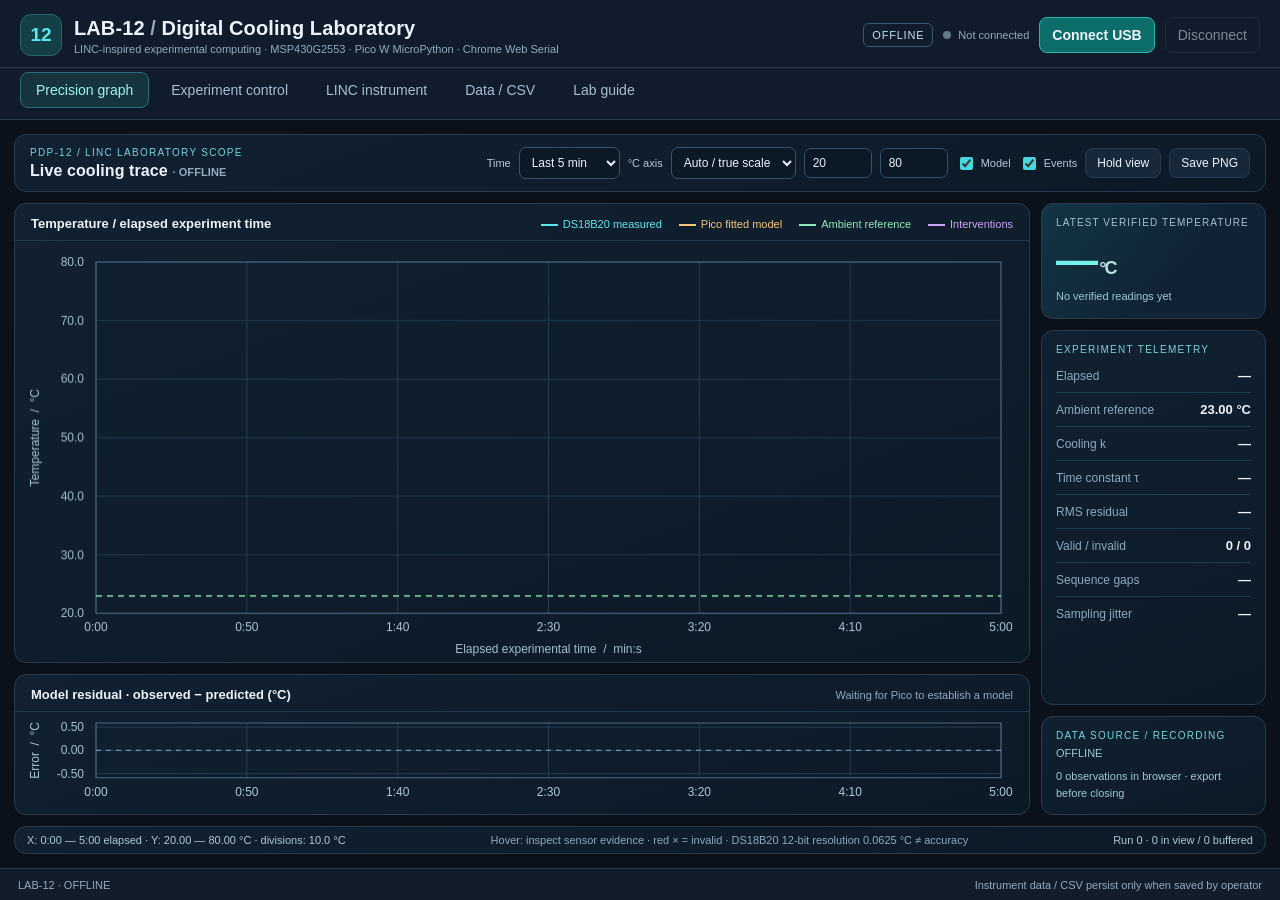
<file: platforms/lab12-pdp12-linc/v1.2/dashboard/lab12_dashboard.html>
<!DOCTYPE html>
<html lang="en">
<head>
<meta charset="utf-8" />
<meta name="viewport" content="width=device-width, initial-scale=1" />
<title>LAB-12 | Digital Cooling Laboratory</title>
<!--
 LAB-12 operator station. All source (CSS and JS) deliberately lives in ONE
 offline HTML file. No CDN, database, Wi-Fi, Python bridge or external assets.

 The RP2040 is the experiment computer. This page only:
  (1) administers experiments and operator annotations,
  (2) draws results ALREADY computed by the RP2040,
  (3) saves experiment data via CSV files requested by the operator.

 Chrome Web Serial requires a secure context, a USB-connected Pico with
 MicroPython, and an explicit click on "Connect" to choose the port.
 Run the file in Chrome (local file:// is generally considered trustworthy),
 or serve the STATIC file from localhost if restricted by browser policy.
-->
<style>
:root{color-scheme:dark;--bg:#0a111b;--panel:#101e2d;--panel2:#0c1725;--stroke:#2a3b4e;--text:#edf3fa;--muted:#96aabe;--cyan:#5ae7ee;--lime:#8cebba;--gold:#f7c775;--purple:#bb9dff;--red:#ff8488;--r:12px}
*{box-sizing:border-box}html,body{margin:0;height:100%;background:var(--bg);color:var(--text);font-family:Inter,Segoe UI,Arial,sans-serif;font-size:14px;overflow:hidden}button,input,select,textarea{font:inherit}button{border:1px solid var(--stroke);background:#17283a;color:var(--text);padding:9px 12px;border-radius:8px;cursor:pointer;transition:background .2s}button:hover{background:#28435b}button:disabled{cursor:not-allowed;opacity:.5}.primary{background:#0d6e69;border-color:#2bb6ad;font-weight:700}.danger{border-color:#825052;color:#ffc6c7}.outline{background:transparent}input,select,textarea{background:#0b1826;border:1px solid #38516a;color:var(--text);border-radius:7px;padding:9px;min-width:0}textarea{resize:vertical;line-height:1.5}.app{height:100%;display:flex;flex-direction:column;min-height:0}.top{display:flex;align-items:center;gap:20px;padding:14px 20px 11px;background:#101c2b;border-bottom:1px solid var(--stroke);flex-shrink:0}.brand{display:flex;gap:12px;align-items:center;min-width:0;flex:1}.brandmark{width:42px;height:42px;background:#143f46;color:var(--cyan);border:1px solid #29656b;display:grid;place-items:center;border-radius:11px;font-weight:800;font-size:19px}.brand h1{font-size:20px;letter-spacing:.1px;line-height:1.2;margin:0 0 3px}.small{font-size:11px;color:var(--muted)}.topright{display:flex;align-items:center;gap:10px}.statusdot{display:inline-block;width:8px;height:8px;border-radius:50%;background:#65798c;margin-right:7px}.statusdot.on{background:#64e4ad;box-shadow:0 0 8px #64e4ad77}.tag{font-size:11px;letter-spacing:.8px;text-transform:uppercase;border:1px solid #3c586d;padding:5px 8px;border-radius:6px;color:#c2e3eb}.tabs{display:flex;gap:6px;background:#101c2b;padding:4px 20px 11px;border-bottom:1px solid var(--stroke);flex-shrink:0}.tab{border-color:transparent;background:transparent;color:#a7bed3;padding:9px 15px}.tab.active{border-color:#2b6e77;background:#15343d;color:#9df7ee}.content{flex:1;min-height:0;display:flex;padding:14px;gap:14px}.panel{background:linear-gradient(160deg,#112131,#0c1927);border:1px solid var(--stroke);border-radius:var(--r);min-height:0;overflow:hidden}.panelhead{padding:11px 14px;display:flex;justify-content:space-between;align-items:center;border-bottom:1px solid #293949;gap:9px}.panelhead strong{font-size:13px;letter-spacing:.2px}.muted{color:var(--muted)}.value{font-weight:700;font-variant-numeric:tabular-nums}.cyan{color:var(--cyan)}.lime{color:var(--lime)}.gold{color:var(--gold)}.red{color:var(--red)}.page{display:none;min-width:0;flex:1;min-height:0}.page.active{display:flex}.livegrid{display:grid;grid-template-columns:208px minmax(380px,1fr) 270px;gap:14px;width:100%;min-height:0}.left{display:grid;grid-template-rows:repeat(5,minmax(0,1fr));gap:10px;min-height:0}.metric{padding:12px 15px;display:flex;flex-direction:column;justify-content:center;gap:7px}.metric label{font-size:11px;color:#94a9bd;text-transform:uppercase;letter-spacing:.8px}.metric .v{font-size:27px;letter-spacing:-1px;font-weight:750}.metric .s{font-size:11px;color:var(--muted)}.center{display:grid;grid-template-rows:minmax(0,1fr) 170px;gap:14px;min-height:0}.plot{display:flex;flex-direction:column;min-height:0}.plot canvas{width:100%;height:100%;display:block}.plotbody{flex:1;min-height:0;position:relative;padding:2px 8px 6px}.plotlegend{display:flex;gap:13px;flex-wrap:wrap;font-size:11px;color:#d3e1ed}.legendline{display:inline-block;width:17px;border-top:2px solid currentColor;vertical-align:middle;margin-right:5px}.right{display:flex;flex-direction:column;gap:10px;min-height:0;padding:12px}.right .row2{display:grid;grid-template-columns:1fr 1fr;gap:8px}.field{display:grid;gap:5px}.field label{font-size:11px;letter-spacing:.4px;color:var(--muted)}.field input,.field select{width:100%}.grow{flex:1;min-height:65px}.grow textarea{height:100%;width:100%;max-height:180px}.divider{border-top:1px solid var(--stroke);margin:2px 0}.tiny{font-size:11px;line-height:1.5}.footer{height:32px;display:flex;justify-content:space-between;align-items:center;flex-shrink:0;padding:0 18px;border-top:1px solid var(--stroke);font-size:11px;color:var(--muted);background:#111d2b}.secondary-page{display:grid!important;grid-template-columns:minmax(320px,1fr) minmax(290px,1fr);gap:14px}.secondary-page:not(.active){display:none!important}.pad{padding:16px;overflow:auto}.stack{display:grid;gap:11px}.kv{display:flex;justify-content:space-between;gap:10px;border-bottom:1px solid #25394a;padding:10px 0}.kv b{font-weight:500;color:#d2e1eb}.callout{background:#102c35;border:1px solid #245d63;border-radius:9px;padding:13px;line-height:1.5;color:#c5ece9}.warning{background:#37271c;border-color:#775737;color:#ffe1a6}.tablewrap{overflow:auto;max-height:calc(100% - 44px)}table{border-collapse:collapse;width:100%;font-size:12px}th{position:sticky;top:0;background:#1a3040;color:#a9bdcb;text-align:left;padding:9px 10px}td{padding:7px 10px;border-bottom:1px solid #243746;white-space:nowrap;font-variant-numeric:tabular-nums}tbody tr:nth-child(odd){background:#122334}code,pre{font-family:Cascadia Code,Consolas,monospace;font-size:12px}pre{white-space:pre-wrap;color:#cde5ee}.datagrid{display:grid;grid-template-rows:auto minmax(0,1fr);gap:14px;width:100%}.toolbar{display:flex;gap:8px;align-items:center;flex-wrap:wrap;padding:11px}.data-cols{display:grid;grid-template-columns:minmax(480px,2fr) minmax(240px,1fr);gap:14px;min-height:0}.data-cols .panel{height:100%}.scroll{height:calc(100% - 44px);overflow:auto}.hide{display:none!important}.badge{padding:4px 7px;background:#153847;color:#94f3e8;border-radius:5px;font-size:11px}.controlslabel{font-size:11px;color:var(--muted)}
@media(max-width:1100px){.livegrid{grid-template-columns:170px minmax(350px,1fr) 238px}.brand h1{font-size:17px}.content{padding:9px;gap:9px}.center{grid-template-rows:minmax(0,1fr) 145px}.metric .v{font-size:23px}}@media(max-width:850px){html,body{overflow:auto;height:auto;min-height:100%}.app{min-height:100vh;height:auto}.content{height:auto}.livegrid{display:flex;flex-direction:column}.left{grid-template-columns:repeat(5,1fr);grid-template-rows:unset}.center{height:600px}.right{height:auto}.top{flex-wrap:wrap}.secondary-page{grid-template-columns:1fr}.data-cols{grid-template-columns:1fr}.page{min-height:600px}.footer{height:auto;min-height:36px}}

/* ================================================================
   PRECISION GRAPH TAB: independent full-height lab scope.
   All geometry uses the actual canvas dimensions and instrument times.
   Display settings change only the rendering, never sensor data or Pico fit.
   ================================================================ */
.scope-shell{display:flex;flex-direction:column;gap:11px;min-height:0;min-width:0;width:100%}
.scope-toolbar{min-height:58px;padding:9px 15px;display:flex;align-items:center;justify-content:space-between;gap:15px;flex-shrink:0}
.scope-title{font-size:16px;font-weight:750;letter-spacing:.1px}.scope-kicker{font-size:10px;text-transform:uppercase;letter-spacing:1.3px;color:#70d6d7;margin-bottom:4px}
.scope-options{display:flex;align-items:center;justify-content:flex-end;flex-wrap:wrap;gap:8px}
.scope-options select,.scope-options input{padding:7px 8px;font-size:12px}
.scope-options label{font-size:11px;color:#b6c7d7}.scope-options button{padding:7px 11px;font-size:12px}
.scope-options .check{display:flex;align-items:center;gap:5px;white-space:nowrap}
.scope-options .check input{accent-color:#48d5db}
.scope-options .numbox{width:68px}
.scope-layout{display:grid;grid-template-columns:minmax(0,1fr) 225px;gap:11px;flex:1;min-height:0;min-width:0}
.scope-stack{display:grid;grid-template-rows:minmax(0,1fr) minmax(128px,23%);gap:11px;min-height:0;min-width:0}
.scope-panel{display:flex;flex-direction:column;min-height:0}
.scope-panelhead{display:flex;justify-content:space-between;gap:10px;align-items:center;padding:12px 16px 9px;flex-shrink:0;border-bottom:1px solid #22384a}
.scope-panelhead strong{font-size:13px}.scope-note{color:#91abc0;font-size:11px}
.scope-legend{display:flex;gap:17px;flex-wrap:wrap;font-size:11px}
.scope-legend>span{white-space:nowrap}
.scope-chart-wrap{position:relative;flex:1;min-height:0;padding:0 8px 2px}
.scope-chart-wrap canvas{width:100%;height:100%;display:block;cursor:crosshair}
.scope-tooltip{position:absolute;pointer-events:none;z-index:4;min-width:180px;max-width:250px;background:#071520f4;border:1px solid #3b7288;box-shadow:0 12px 32px #0008;padding:10px 12px;border-radius:9px;font-size:12px;line-height:1.65;color:#e0eff5}
.scope-tooltip[hidden]{display:none}.scope-tooltip b{color:#70e8eb}.scope-tooltip .tmeta{font-size:10px;color:#a8bbca}
.scope-side{display:flex;flex-direction:column;min-height:0;gap:11px}
.scope-hero{padding:15px 16px;background:linear-gradient(130deg,#123644,#102233 63%)}
.scope-hero-label{color:#a7bece;text-transform:uppercase;font-size:10px;letter-spacing:1.1px}
.scope-hero-value{font-size:42px;font-weight:760;letter-spacing:-1.8px;color:#73f1e9;margin:8px 0 4px;font-variant-numeric:tabular-nums}
.scope-hero-unit{font-size:18px;color:#bbdfe2;margin-left:3px}
.scope-side .panel{padding:13px 14px;flex-shrink:0}
.scope-side .scope-stats{flex:1;overflow:auto;min-height:0}
.scope-stat{display:flex;justify-content:space-between;align-items:baseline;gap:10px;padding:9px 0;border-bottom:1px solid #203b4b;font-size:12px}
.scope-stat:last-child{border-bottom:none}.scope-stat span{color:#8ea9be}.scope-stat strong{font-variant-numeric:tabular-nums;font-size:13px;text-align:right}
.scope-good{color:#8df2c0}.scope-source{font-size:11px;color:#a0c7d0;line-height:1.5}
.scope-statusbar{padding:7px 12px;display:flex;align-items:center;justify-content:space-between;gap:12px;flex-shrink:0;font-size:11px;color:#b1c7d4}
.scope-statusbar strong{color:#84ead8}
.scope-statusbar .scope-hint{color:#8faabb}
.scope-reading{border-left:2px solid #6fdae0;padding-left:9px;margin-top:11px;font-size:11px;color:#b3c9d6;line-height:1.6}
@media(max-width:1150px){.scope-layout{grid-template-columns:minmax(0,1fr) 190px}.scope-hero-value{font-size:34px}.scope-toolbar{align-items:flex-start}.scope-options{max-width:68%}.scope-legend{gap:7px}.scope-side .panel{padding:10px}}
@media(max-width:850px){.scope-layout{grid-template-columns:1fr}.scope-stack{min-height:670px}.scope-side{display:grid;grid-template-columns:repeat(2,1fr)}.scope-options{max-width:100%;justify-content:flex-start}.scope-toolbar{display:block}.scope-options{padding-top:12px}.scope-shell{min-height:980px}.scope-statusbar{flex-wrap:wrap}}
</style>
</head>
<body>
<div class="app">
<header class="top"><div class="brand"><div class="brandmark">12</div><div><h1>LAB-12 <span class="muted">/</span> Digital Cooling Laboratory</h1><div class="small">LINC-inspired experimental computing · MSP430G2553 · Pico W MicroPython · Chrome Web Serial</div></div></div><div class="topright"><span class="tag" id="mode">OFFLINE</span><span class="small"><i class="statusdot" id="portDot"></i><span id="connLabel">Not connected</span></span><button id="connectBtn" class="primary">Connect USB</button><button id="disconnectBtn" class="outline" disabled>Disconnect</button></div></header>
<nav class="tabs" aria-label="Console sections"><button class="tab active" data-tab="scope">Precision graph</button><button class="tab" data-tab="live">Experiment control</button><button class="tab" data-tab="instrument">LINC instrument</button><button class="tab" data-tab="data">Data / CSV</button><button class="tab" data-tab="guide">Lab guide</button></nav>
<main class="content">

<!-- Dedicated high-resolution, real-time laboratory scope: no fitting is done here. -->
<section class="page active" id="page-scope"><div class="scope-shell">
  <div class="panel scope-toolbar">
    <div><div class="scope-kicker">PDP-12 / LINC laboratory scope</div><div class="scope-title">Live cooling trace <span class="small" id="scopeLiveLabel">· Awaiting observations</span></div></div>
    <div class="scope-options" role="group" aria-label="Graph display controls">
      <label for="scopeWindow">Time</label><select id="scopeWindow" title="Elapsed-time window"><option value="all">Entire run</option><option value="60">Last 1 min</option><option value="300" selected>Last 5 min</option><option value="900">Last 15 min</option><option value="1800">Last 30 min</option><option value="3600">Last 60 min</option></select>
      <label for="scopeYMode">°C axis</label><select id="scopeYMode" title="Temperature axis scaling"><option value="auto" selected>Auto / true scale</option><option value="fixed">Manual limits</option></select>
      <input class="numbox" id="scopeYMin" type="number" step="0.1" value="20" title="Manual minimum temperature in °C" aria-label="Temperature minimum" disabled>
      <input class="numbox" id="scopeYMax" type="number" step="0.1" value="80" title="Manual maximum temperature in °C" aria-label="Temperature maximum" disabled>
      <label class="check"><input id="scopeFit" type="checkbox" checked>Model</label>
      <label class="check"><input id="scopeEvents" type="checkbox" checked>Events</label>
      <button id="scopeFreeze" title="Hold the display time window. Recording continues.">Hold view</button>
      <button id="scopePng" title="Download the temperature plot as PNG">Save PNG</button>
    </div>
  </div>
  <div class="scope-layout">
    <div class="scope-stack">
      <div class="panel scope-panel">
        <div class="scope-panelhead"><strong>Temperature / elapsed experiment time</strong>
          <div class="scope-legend"><span class="cyan"><i class="legendline"></i>DS18B20 measured</span><span class="gold"><i class="legendline"></i>Pico fitted model</span><span class="lime"><i class="legendline"></i>Ambient reference</span><span style="color:#cba6f3"><i class="legendline"></i>Interventions</span></div>
        </div>
        <div class="scope-chart-wrap" id="scopeChartWrap"><canvas id="scopeChart" aria-label="Interactive live cooling graph, measured temperature versus elapsed seconds. Hover to inspect." role="img"></canvas><div class="scope-tooltip" id="scopeTooltip" hidden></div></div>
      </div>
      <div class="panel scope-panel">
        <div class="scope-panelhead"><strong>Model residual · observed − predicted (°C)</strong><span class="scope-note" id="scopeResidualLabel">Model from Pico W · waiting for fit</span></div>
        <div class="scope-chart-wrap"><canvas id="scopeResidual" aria-label="Graph of temperature residuals versus time" role="img"></canvas></div>
      </div>
    </div>
    <aside class="scope-side">
      <div class="panel scope-hero"><div class="scope-hero-label">Latest verified temperature</div><div class="scope-hero-value"><span id="scopeTemp">—</span><span class="scope-hero-unit">°C</span></div><div class="scope-source" id="scopeQuality">No valid sensor evidence yet</div></div>
      <div class="panel scope-stats"><div class="scope-kicker">Experiment telemetry</div>
        <div class="scope-stat"><span>Elapsed</span><strong id="scopeElapsed">—</strong></div>
        <div class="scope-stat"><span>Ambient reference</span><strong id="scopeAmbient">—</strong></div>
        <div class="scope-stat"><span>Cooling k</span><strong id="scopeK">—</strong></div>
        <div class="scope-stat"><span>Time constant τ</span><strong id="scopeTau">—</strong></div>
        <div class="scope-stat"><span>RMS residual</span><strong id="scopeRms">—</strong></div>
        <div class="scope-stat"><span>Valid / invalid</span><strong id="scopeCounts">0 / 0</strong></div>
        <div class="scope-stat"><span>Sequence gaps</span><strong id="scopeGaps">—</strong></div>
        <div class="scope-stat"><span>Sampling jitter</span><strong id="scopeJitter">—</strong></div>
      
      </div>
      <div class="panel"><div class="scope-kicker">Data source / recording</div><div class="scope-source" id="scopeSource">Offline · waiting for instrument</div><div class="scope-source" id="scopeRecording" style="margin-top:7px">CSV not recording</div></div>
    </aside>
  </div>
  <div class="panel scope-statusbar"><span id="scopeAxisInfo">Actual elapsed seconds · scaled °C axis</span><span class="scope-hint">Hover: inspect sensor evidence · red × = invalid · DS18B20 12-bit resolution 0.0625 °C ≠ accuracy</span><span id="scopeSession">No active session</span></div>
</div></section>
<section class="page" id="page-live"><div class="livegrid">
<div class="left">
<div class="panel metric"><label>Temperature</label><span id="temp" class="v cyan">—</span><span class="s">DS18B20 validated by Pico</span></div>
<div class="panel metric"><label>Ambient reference</label><span id="ambientMetric" class="v">23.0 °C</span><span class="s">Operator-specified value</span></div>
<div class="panel metric"><label>Cooling constant k</label><span id="k" class="v gold">—</span><span class="s">Pico fit / second</span></div>
<div class="panel metric"><label>Time constant τ</label><span id="tau" class="v">—</span><span class="s">Computed on RP2040</span></div>
<div class="panel metric"><label>Valid / invalid</label><span id="quality" class="v lime">0 / 0</span><span class="s" id="qdetail">No samples acquired</span></div>
</div>
<div class="center">
<div class="panel plot"><div class="panelhead"><strong>Temperature versus elapsed experimental time</strong><div class="plotlegend"><span style="color:var(--cyan)"><i class="legendline"></i>Measured</span><span style="color:var(--gold)"><i class="legendline"></i>Pico model</span><span style="color:var(--lime)"><i class="legendline"></i>Ambient</span></div></div><div class="plotbody"><canvas id="tempChart" aria-label="Live, properly scaled cooling curve"></canvas></div></div>
<div class="panel plot"><div class="panelhead"><strong>Model residuals · measured − predicted</strong><span class="small" id="fitQuality">Waiting for ≥6 valid samples</span></div><div class="plotbody"><canvas id="residChart"></canvas></div></div>
</div>
<div class="panel right"><div class="panelhead" style="margin:-12px -12px 4px"><strong>Experiment administration</strong></div>
<div class="row2"><button id="startBtn" class="primary">▶ Start</button><button id="stopBtn">■ Stop</button></div>
<div class="row2"><button id="statusBtn">Status</button><button id="clearBtn" class="danger">New run</button></div>
<div class="field"><label>Sample period</label><select id="period"><option value="1000">1 second</option><option value="2000">2 seconds</option><option value="5000" selected>5 seconds</option><option value="10000">10 seconds</option><option value="30000">30 seconds</option></select></div>
<div class="field"><label>Ambient measured externally (°C)</label><input id="ambient" type="number" min="-40" max="110" step="0.1" value="23.0"/></div>
<div class="row2"><button id="applyBtn">Apply settings</button><button id="fitBtn">Fit: ON</button></div>
<div class="divider"></div>
<div class="field"><label>Event label</label><input id="eventLabel" maxlength="44" placeholder="e.g. Stirred water" /></div><button id="markBtn">Mark experiment event</button>
<div class="field grow"><label>Run notes (saved with CSV metadata)</label><textarea id="notes" placeholder="Water volume, vessel material, starting condition, ambient thermometer, observations..."></textarea></div>
<div class="row2"><button id="saveCsvBtn" class="primary">Export CSV</button><button id="recordBtn">Record to file</button></div>
<div class="tiny muted" id="runhint">Use Chrome Connect USB or Demo on the Lab guide tab. CSV file recording is operator-authorized.</div>
</div></div></section>
<section class="page secondary-page" id="page-instrument"><div class="panel"><div class="panelhead"><strong>LAB-12 experiment computer (RP2040)</strong><span class="badge">ON DEVICE</span></div><div class="pad"><div class="callout">The Pico is the laboratory computer. It executes the programmed acquisition cycle, stores a ring of observations, independently validates sensor evidence, measures intervals, and fits Newton's model. Chrome does not perform the scientific fit.</div><div class="kv"><b>Resident program</b><span id="program">ACQUIRE → VALIDATE → STORE → ANALYZE → PUBLISH</span></div><div class="kv"><b>Lab memory</b><span id="memory">0 / 160 points</span></div><div class="kv"><b>Sample interval (measured)</b><span id="measInterval">—</span></div><div class="kv"><b>Sample interval SD</b><span id="jitter">—</span></div><div class="kv"><b>GPIO event markers observed</b><span id="markers">—</span></div><div class="kv"><b>Sequence gaps</b><span id="gaps">—</span></div><div class="kv"><b>UART framing errors</b><span id="serialErrors">—</span></div><div class="kv"><b>Scientific model</b><span id="fitMode">Not established</span></div><div class="kv"><b>Autonomous cooling event</b><span id="triggerState">Not armed</span></div><div class="field"><label>Threshold °C (Pico-controlled event)</label><input type="number" id="threshold" value="40" min="-40" max="110" step="0.5"/></div><div class="row2" style="margin-top:8px"><button id="armBtn">Arm crossing</button><button id="disarmBtn">Disable crossing</button></div><div class="kv"><b>MSP430 status</b><span id="mspStatus">No reply</span></div><p class="small">GP2 software interrupt timestamps are observations, not calibrated sub-microsecond measurements. A finished 1-Wire conversion and a UART report are not identical in time.</p></div></div><div class="panel"><div class="panelhead"><strong>Instrument event log</strong><button id="historyBtn">Retrieve Pico memory</button></div><div class="pad"><pre id="eventLog" role="log">No instrument messages.</pre></div></div></section>
<section class="page" id="page-data"><div class="datagrid"><div class="panel toolbar"><strong>Experiment records</strong><span class="small" id="recordCount">0 rows</span><button id="dataCsvBtn">Download observations CSV</button><button id="eventCsvBtn">Download event CSV</button><button id="metaBtn">Export run metadata JSON</button><span class="small" id="fileStatus">Not recording to file</span></div><div class="data-cols"><div class="panel"><div class="panelhead"><strong>Latest observations</strong><span class="small">Pico-generated scientific results; raw evidence preserved</span></div><div class="scroll"><table><thead><tr><th>Run</th><th>Seq</th><th>Time (s)</th><th>Temp (°C)</th><th>Model (°C)</th><th>Residual (°C)</th><th>Valid</th><th>Event clock</th></tr></thead><tbody id="sampleRows"></tbody></table></div></div><div class="panel"><div class="panelhead"><strong>Data organization & session notes</strong></div><div class="pad stack"><div class="callout">Measurements are preserved in browser memory while this page remains open. Export CSV to save a snapshot. “Record to file” writes new samples to an operator-chosen CSV file through Chrome's File System Access API.</div><div><label class="controlslabel">Experiment ID</label><div id="runId">Pico run 0</div></div><div><label class="controlslabel">Source</label><div id="dataSource">No instrument selected</div></div><div><label class="controlslabel">Last received</label><div id="lastRx">—</div></div><div><label class="controlslabel">CSV format</label><pre>utc_received,run_id,seq,time_ms,temp_c,model_c,residual_c,valid,quality,source_clock,delta_ms,missing,raw_x16,rom,scratch,raw_uart</pre></div><div class="tiny muted">When the Pico's ring fills (160 records), history retrieval is partial. Browser CSV is the long-duration record. Use operator notes for physical conditions and calibration context.</div></div></div></div></div></section>
<section class="page secondary-page" id="page-guide"><div class="panel"><div class="panelhead"><strong>Start a laboratory session</strong></div><div class="pad stack"><div class="callout">Hardware: DS18B20 ↔ MSP430 P1.7; MSP430 UART ↔ Pico GP0/GP1; optional P2.0 marker ↔ Pico GP2; Pico USB ↔ Chrome. Share ground and use 3.3 V logic only.</div><p><strong>1.</strong> Upload <code>protocol.py</code>, <code>labcore.py</code>, and <code>main.py</code> to Pico W running MicroPython. Program the separate MSP430 acquisition application through its debug interface.</p><p><strong>2.</strong> Close Thonny and any serial monitor using the Pico USB port. Open this file in current Chrome. Click <strong>Connect USB</strong> and select the Pico serial device.</p><p><strong>3.</strong> Measure the actual room temperature with another thermometer, enter it as ambient, choose the sample period, and click <strong>Apply settings</strong> then <strong>Start</strong>.</p><p><strong>4.</strong> Use the <strong>Precision graph</strong> tab for the full-resolution cooling curve, elapsed-time windows, °C scaling, crosshair, and model/residual overlays. Under <strong>Experiment control</strong>, press <strong>Mark experiment event</strong> whenever you stir, insulate, or otherwise change conditions. See instrument errors and fit statistics under <strong>LINC instrument</strong>.</p><p><strong>5.</strong> Use <strong>Record to file</strong> for ongoing on-disk CSV recording, or <strong>Export CSV</strong> at the end to download the complete current browser session.</p><div class="callout warning">The original 1-Wire transport and newly integrated MSP430 application are hardware-validation candidates. Do not use this educational system for safety-critical temperature control.</div></div></div><div class="panel"><div class="panelhead"><strong>Offline simulation and teaching notes</strong></div><div class="pad stack"><p>A clearly marked synthetic cooling run allows exploration of the dashboard without hardware. The synthetic model shown is a demo stand-in for the data normally computed by the Pico; it is never presented as physical measurement.</p><div><button id="demoBtn" class="primary">Start simulated experiment</button><button id="demoStopBtn">Stop simulation</button></div><p><strong>Teaching questions:</strong> What is a sampling interval? Why do we preserve invalid evidence? Why does a DS18B20 take up to 750 ms to convert? What can a Pico timestamp establish, and what can it not establish? Can the Pico detect a temperature threshold even while the browser is disconnected? Why does a fixed ambient temperature affect the inferred cooling constant?</p><p><strong>Newton's cooling:</strong> T(t) = T<sub>a</sub> + (T<sub>0</sub> − T<sub>a</sub>) exp(−kt). The Pico uses a log-linear fit for the valid measurements where T − T<sub>a</sub> is sufficiently positive.</p><p><strong>Architecture boundary:</strong> MSP430 owns the 1-Wire bus. Pico owns experimental operations, scientific fitting and volatile sample memory. Browser owns graphics, user administration and the persistent CSV file.</p></div></div></section>
</main><footer class="footer"><span id="footerLeft">LAB-12 · Waiting for USB connection · Offline and dependency-free</span><span id="footerRight">Instrument data / CSV persist only when saved by operator</span></footer></div>
<script>
'use strict';
/* ========================================================================
   OPERATOR STATION (Chrome): no scientific fitting occurs in this script.
   The RP2040 sends 'sample' and 'status' JSON records containing model
   coefficients and quality statistics. Charts only render those results.
   ======================================================================== */
const $ = id => document.getElementById(id);
const state = {port:null, reader:null, writer:null, connected:false, demo:false,
  demoTimer:null, rows:[], events:[], shown:[], seen:new Set(), model:null,
  status:null, runId:0, fit:true, lastMs:0, file:null, fileQueue:Promise.resolve(),
  streamOpen:false, recentLog:[]};
const CSV_COLS=['utc_received','run_id','seq','time_ms','temp_c','model_c','residual_c','valid','quality','source_clock','delta_ms','missing','raw_x16','rom','scratch','raw_uart'];
const fmt=(v,d=2)=>v===null||v===undefined||!Number.isFinite(Number(v))?'—':Number(v).toFixed(d);
function log(message){
  state.recentLog.unshift(`${new Date().toLocaleTimeString()}  ${String(message).slice(0,240)}`);
  state.recentLog=state.recentLog.slice(0,100);
  $('eventLog').textContent=state.recentLog.join('\n');
}
function sourceLabel(){return state.demo?'SYNTHETIC DEMO — NOT HARDWARE':state.connected?'PICO W / USB WEB SERIAL':'OFFLINE';}
function updateMode(){
  $('mode').textContent=state.demo?'DEMO':state.connected?'USB LIVE':'OFFLINE';
  $('portDot').className='statusdot'+(state.connected||state.demo?' on':'');
  $('connLabel').textContent=state.demo?'Synthetic readings':state.connected?'Pico USB connected':'Not connected';
  $('connectBtn').disabled=state.connected||state.demo;
  $('disconnectBtn').disabled=!state.connected;
  $('dataSource').textContent=sourceLabel();
  $('footerLeft').textContent='LAB-12 · '+sourceLabel();
  if(typeof queueScopeRender==='function')queueScopeRender();
}
for(const tab of document.querySelectorAll('.tab')) tab.addEventListener('click',()=>{
  document.querySelectorAll('.tab').forEach(t=>t.classList.toggle('active',t===tab));
  document.querySelectorAll('.page').forEach(p=>p.classList.toggle('active',p.id==='page-'+tab.dataset.tab));
  if(tab.dataset.tab==='scope')queueScopeRender();
  requestAnimationFrame(redraw);
});

/* Chrome Web Serial: user grants permission by pressing Connect USB.
   MicroPython may emit REPL startup banners; ignore non-JSON lines. */
let cancelRequested=false;
async function connectUSB(){
  if(!('serial' in navigator)){
    log('Web Serial unavailable. Open this file in Chrome on a secure context.');
    alert('Chrome Web Serial is unavailable. Use desktop Chrome (not Firefox).');return;
  }
  try{
    state.port=await navigator.serial.requestPort();
    await state.port.open({baudRate:115200}); // USB CDC baud is nominal only.
    state.writer=state.port.writable.getWriter();
    state.connected=true;cancelRequested=false;updateMode();
    log('Chrome connected to Pico USB CDC.');
    readLoop(); // intentionally running concurrently; no Python process.
    setTimeout(()=>{ if(state.connected)send('HELLO'); },300);
  }catch(err){log('USB connection failed: '+err.message);updateMode();}
}
async function readLoop(){
  const decoder=new TextDecoder();let text='';
  try{
    while(state.connected){
      state.reader=state.port.readable.getReader();
      try{
        while(state.connected){
          const {value,done}=await state.reader.read();
          if(done)break;
          text+=decoder.decode(value,{stream:true});
          // Guard against noisy output or an incorrect serial device.
          if(text.length>200000)text='';
          let pos;
          while((pos=text.indexOf('\n'))>=0){
            const line=text.slice(0,pos).trim();text=text.slice(pos+1);
            if(!line.startsWith('{'))continue;
            try{receive(JSON.parse(line));}catch(e){log('JSON record rejected: '+e.message);}
          }
        }
      }finally{state.reader.releaseLock();state.reader=null;}
      if(cancelRequested)break;
    }
  }catch(err){if(!cancelRequested)log('USB read error: '+err.message);}
  finally{await disconnectUSB();}
}
async function disconnectUSB(){
  if(!state.port)return;
  cancelRequested=true;state.connected=false;
  try{if(state.reader)await state.reader.cancel();}catch(e){}
  try{if(state.writer){state.writer.releaseLock();state.writer=null;}}catch(e){}
  try{await state.port.close();}catch(e){}
  state.port=null;updateMode();
}
async function send(command){
  if(state.demo){log('Demo: operator command '+command);return;}
  if(!state.writer){log('Not connected: '+command);return;}
  try{await state.writer.write(new TextEncoder().encode(command+'\n'));}
  catch(err){log('USB write failed: '+err.message);}
}

/* All protocol event handling remains separate from drawing and file I/O. */
function receive(packet){
  if(!packet||typeof packet.type!=='string')return;
  $('lastRx').textContent=new Date().toLocaleString();
  if(packet.type==='hello'){log('Pico: '+(packet.description||packet.device));send('STATUS');}
  else if(packet.type==='sample'||packet.type==='history_sample'){addSample(packet);}
  else if(packet.type==='status'){
    state.status=packet;state.runId=packet.run_id??state.runId;
    if(Object.hasOwn(packet,'model'))state.model=packet.model;
    $('runId').textContent='Pico run '+state.runId;
    $('ambientMetric').textContent=fmt(packet.ambient_c,1)+' °C';
    $('ambient').value=packet.ambient_c;
    $('memory').textContent=`${packet.memory_items??'—'} / ${packet.memory_capacity??160} points`;
    $('measInterval').textContent=fmt(packet.measured_period_ms,2)+' ms';
    $('jitter').textContent=fmt(packet.interval_sd_ms,2)+' ms';
    $('markers').textContent=packet.marker_events??'—';
    $('gaps').textContent=packet.missing??'—';
    $('triggerState').textContent=packet.trigger_c===null?'Not armed':(packet.trigger_fired?'FIRED at '+packet.trigger_c+' °C':(packet.trigger_armed?'Watching fall below ':'Waiting above ')+packet.trigger_c+' °C');
    $('serialErrors').textContent=JSON.stringify(packet.errors??{});
    $('quality').textContent=`${packet.good??0} / ${packet.bad??0}`;
    $('qdetail').textContent=`${packet.missing??0} missing · ${packet.total??0} acquired`;
    $('program').textContent=Array.isArray(packet.program)?packet.program.join(' → '):'—';
    $('fitMode').textContent=packet.model?'Pico fitted k = '+fmt(packet.model.k_per_s,6)+' s⁻¹':'Insufficient fit data';
    state.fit=!!packet.fit_enabled;$('fitBtn').textContent='Fit: '+(state.fit?'ON':'OFF');
    if(packet.model)updateModelCards();redraw();
  }else if(packet.type==='cleared'){
    state.shown=[];state.seen=new Set();state.model=null;state.runId=packet.run_id;
    log('New Pico run '+packet.run_id+'; prior CSV observations retained.');redraw();
  }else if(packet.type==='parameter'){
    if(packet.name==='ambient_c')$('ambientMetric').textContent=fmt(packet.value,1)+' °C';
    if(Object.hasOwn(packet,'model'))state.model=packet.model;
    redraw();
  }else if(packet.type==='history_start')log('Pico memory replay: '+packet.available+' observations'+(packet.partial?' (partial)':''));
  else if(packet.type==='history_end') {if(Object.hasOwn(packet,'model'))state.model=packet.model;redraw();}
  else if(packet.type==='event'){
    state.events.push({...packet,utc_received:new Date().toISOString()});
    log('EVENT '+packet.label+' @ '+fmt(packet.t_ms/1000,2)+'s');redraw();
  }else if(packet.type==='msp_message'){$('mspStatus').textContent=packet.message;log('MSP430 '+packet.message);}
  else if(packet.type==='error')log('ERROR ['+packet.source+'] '+packet.message);
  else if(packet.type==='command_sent')log('Sent to '+packet.target+': '+packet.command);
}
function addSample(p){
  // Replayed data must not create duplicate CSV rows or redraw markers.
  const key=`${state.demo?'demo':'usb'}:${p.run_id}:${p.seq}`;
  if(state.seen.has(key))return;
  state.seen.add(key);
  if(p.run_id!==undefined&&p.run_id!==state.runId){state.shown=[];state.seen=new Set([key]);state.runId=p.run_id;}
  const row={...p,utc_received:new Date().toISOString()};
  state.shown.push(row);state.rows.push(row);
  // Browser is a long-duration recording station, not bounded by the Pico ring.
  if(state.shown.length>6000)state.shown.shift();
  if(Object.hasOwn(p,'model')&&p.model)state.model=p.model;
  $('temp').textContent=p.valid?fmt(p.temp_c,2)+' °C':'INVALID';
  $('temp').className='v '+(p.valid?'cyan':'red');
  $('recordCount').textContent=state.rows.length+' observation rows';
  $('runId').textContent='Pico run '+state.runId;
  $('qdetail').textContent=`Last: ${p.quality||'—'} · marker: ${p.clock_source}`;
  if(state.demo){$('quality').textContent=state.shown.filter(x=>x.valid).length+' / 0';}
  updateModelCards();refreshTable();redraw();
  if(state.streamOpen)enqueueCsv(row);
}
function updateModelCards(){
  const m=state.model;
  $('k').textContent=m?fmt(m.k_per_s,6):'—';
  $('tau').textContent=m?fmt(m.tau_s,1)+' s':'—';
  $('fitQuality').textContent=m?'RMS '+fmt(m.rms_c,3)+' °C · '+m.points+' valid fit points':'Waiting for ≥6 valid samples';
}
function refreshTable(){
  const recent=state.shown.slice(-18).reverse();
  $('sampleRows').innerHTML=recent.map(p=>`<tr><td>${Number(p.run_id)}</td><td>${Number(p.seq)}</td><td>${fmt(p.t_ms/1000,1)}</td><td>${fmt(p.temp_c,3)}</td><td>${fmt(p.model_temp_c,3)}</td><td>${fmt(p.residual_c,3)}</td><td style="color:${p.valid?'#8cebba':'#ff8488'}">${p.valid?'Yes':'No'}</td><td>${p.clock_source||'—'}</td></tr>`).join('');
}
/* Graphics do no curve fitting. A Pico-supplied model can be evaluated at
   each x position for rendering just as a CRT plots supplied coordinates. */
function modelAt(ms){const m=state.model;return m?m.ambient_c+(m.t0_c-m.ambient_c)*Math.exp(-m.k_per_s*ms/1000):null;}
function graph(canvas,kind){
  const box=canvas.getBoundingClientRect();if(box.width<30||box.height<30)return;
  const dpr=window.devicePixelRatio||1;canvas.width=Math.round(box.width*dpr);canvas.height=Math.round(box.height*dpr);
  const ctx=canvas.getContext('2d');ctx.setTransform(dpr,0,0,dpr,0,0);
  const w=box.width,h=box.height,L=65,R=18,T=17,B=35,ww=w-L-R,hh=h-T-B;
  const points=state.shown.filter(p=>Number.isFinite(p.t_ms));
  const maxT=Math.max(60,...points.map(p=>p.t_ms/1000));
  const minT=0; // Absolute experiment timeline; useful for Newton cooling.
  const samples=points.filter(p=>p.valid&&typeof p.temp_c==='number');
  const m=state.model;let low,high;
  if(kind==='temp'){
    const ys=samples.map(p=>p.temp_c);
    if(m){ys.push(m.ambient_c);ys.push(modelAt(maxT*1000));}
    low=ys.length?Math.min(...ys):20;high=ys.length?Math.max(...ys):80;
    const margin=Math.max((high-low)*.1,1);low-=margin;high+=margin;
  }else{
    const ys=samples.map(p=>m?p.temp_c-modelAt(p.t_ms):null).filter(Number.isFinite);
    const peak=ys.length?Math.max(.15,...ys.map(Math.abs)):.5;low=-1.15*peak;high=1.15*peak;
  }
  const X=t=>L+(t-minT)/(maxT-minT)*ww;
  const Y=v=>T+(high-v)/(high-low)*hh;
  ctx.clearRect(0,0,w,h);ctx.font='11px Segoe UI,Arial,sans-serif';
  ctx.strokeStyle='#2a4153';ctx.fillStyle='#9cb6c8';ctx.lineWidth=1;
  for(let i=0;i<=5;i++){
    const y=T+i*hh/5;ctx.beginPath();ctx.moveTo(L,y);ctx.lineTo(w-R,y);ctx.stroke();
    const value=high-i*(high-low)/5;ctx.textAlign='right';ctx.fillText(value.toFixed(kind==='temp'?1:2),L-9,y+4);
  }
  for(let i=0;i<=6;i++){
    const t=maxT*i/6;const x=X(t);ctx.beginPath();ctx.moveTo(x,T);ctx.lineTo(x,h-B);ctx.stroke();
    ctx.textAlign='center';ctx.fillText(t.toFixed(0),x,h-B+17);
  }
  ctx.textAlign='center';ctx.fillText('Elapsed experiment time (seconds)',L+ww/2,h-2);
  // Event markers are provided by the Pico as timestamped lab operations.
  for(const e of state.events.filter(e=>e.run_id===state.runId)){
    const x=X(e.t_ms/1000);if(x<L||x>w-R)continue;
    ctx.setLineDash([4,4]);ctx.strokeStyle='#d4a7ed';ctx.beginPath();ctx.moveTo(x,T);ctx.lineTo(x,h-B);ctx.stroke();ctx.setLineDash([]);
    if(kind==='temp'){ctx.fillStyle='#d4a7ed';ctx.textAlign='left';ctx.fillText(String(e.label).slice(0,18),Math.min(x+4,w-100),T+10);}
  }
  function strokeSeries(xy,color,width=2){
    if(!xy.length)return;ctx.beginPath();ctx.strokeStyle=color;ctx.lineWidth=width;
    xy.forEach(([x,y],i)=>i?ctx.lineTo(X(x),Y(y)):ctx.moveTo(X(x),Y(y)));
    ctx.stroke();
  }
  if(kind==='temp'){
    if(m){
      strokeSeries([[0,m.ambient_c],[maxT,m.ambient_c]],'#87d9b0',1.5);
      const curve=[];for(let i=0;i<=160;i++){const t=maxT*i/160;curve.push([t,modelAt(t*1000)]);}strokeSeries(curve,'#f7c775',2.4);
    }
    // A gap in readings remains a gap: never interpolate through invalid samples.
    let chain=[];
    for(const p of points){
      if(!p.valid||p.temp_c===null){strokeSeries(chain,'#5ae7ee',2.1);chain=[];}
      else chain.push([p.t_ms/1000,p.temp_c]);
    }
    strokeSeries(chain,'#5ae7ee',2.1);
    if(samples.length){const p=samples[samples.length-1];ctx.fillStyle='#5ae7ee';ctx.beginPath();ctx.arc(X(p.t_ms/1000),Y(p.temp_c),4,0,7);ctx.fill();}
  }else{
    strokeSeries([[0,0],[maxT,0]],'#526d86',1.5);
    if(m){strokeSeries(samples.map(p=>[p.t_ms/1000,p.temp_c-modelAt(p.t_ms)]),'#bb9dff',1.7);}
  }
}

/* ----------------------------------------------------------------------
   Precision graph (V1.2)

   DESIGN CONTRACT
   - RP2040 calculates model coefficients and scientific quality metrics.
   - Chrome renders Pico results but DOES NOT fit an independent model.
   - Actual elapsed time t_ms drives X; validated DS18B20 °C drives Y.
   - No interpolation over invalid samples or missing sequence numbers.
   - Window selection, scaling and hold affect VIEW ONLY. All observations
     continue to reach state.rows and operator-authorized CSV recording.
   - The crosshair inspects recorded observations; no fake interpolation.
   ---------------------------------------------------------------------- */
const scopeView={rangeSeconds:300,yMode:'auto',showFit:true,showEvents:true,
  hold:false,holdAt:null,hover:null,geometry:null,visible:[],paintQueued:false};

function scopeTime(t){
  if(!Number.isFinite(t))return '—';
  const seconds=Math.max(0,t);const min=Math.floor(seconds/60);
  return min+':'+String(Math.floor(seconds%60)).padStart(2,'0');
}
function tickStep(span,goal){
  const raw=Math.max(span/Math.max(goal,1),1e-8),p=Math.pow(10,Math.floor(Math.log10(raw)));
  const q=raw/p;return (q<=1?1:q<=2?2:q<=2.5?2.5:q<=5?5:10)*p;
}
function signedText(x,decimals=2){return Number.isFinite(x)?(x>=0?'+':'')+x.toFixed(decimals):'—';}
function activeRunPoints(){
  // Only the run currently displayed should affect axes or trace.
  return state.shown.filter(p=>p.run_id===state.runId&&Number.isFinite(Number(p.t_ms)))
    .slice().sort((a,b)=>a.t_ms-b.t_ms);
}
function scopeBounds(points){
  const latest=points.length?points[points.length-1].t_ms/1000:0;
  const edge=scopeView.hold&&scopeView.holdAt!==null?scopeView.holdAt:latest;
  let x0,x1;
  if(scopeView.rangeSeconds===0){x0=0;x1=Math.max(60,edge);}
  else{x1=Math.max(scopeView.rangeSeconds,edge);x0=Math.max(0,x1-scopeView.rangeSeconds);}
  return {x0,x1,latest};
}
function ambientValue(){
  return state.model&&Number.isFinite(Number(state.model.ambient_c))?Number(state.model.ambient_c):
    (state.status&&Number.isFinite(Number(state.status.ambient_c))?Number(state.status.ambient_c):Number($('ambient').value));
}
function scopeYBounds(visible,kind,x0,x1){
  if(kind==='temperature'&&scopeView.yMode==='fixed'){
    const a=Number($('scopeYMin').value),b=Number($('scopeYMax').value);
    if(Number.isFinite(a)&&Number.isFinite(b)&&a<b)return {y0:a,y1:b};
  }
  let ys=[];
  if(kind==='temperature'){
    if(!visible.some(p=>p.valid&&p.temp_c!==null&&Number.isFinite(Number(p.temp_c)))&&!state.model)return {y0:20,y1:80};
    ys=visible.filter(p=>p.valid&&p.temp_c!==null&&Number.isFinite(Number(p.temp_c))).map(p=>Number(p.temp_c));
    const ambient=ambientValue();
    if(Number.isFinite(ambient))ys.push(ambient);
    if(scopeView.showFit&&state.model){ys.push(modelAt(x0*1000),modelAt(x1*1000));}
    ys=ys.filter(Number.isFinite);
    if(!ys.length)return {y0:20,y1:80};
    let lo=Math.min(...ys),hi=Math.max(...ys),span=hi-lo;
    const pad=Math.max(0.25,span*.075);return {y0:lo-pad,y1:hi+pad};
  }
  if(state.model)ys=visible.filter(p=>p.valid&&p.temp_c!==null&&Number.isFinite(Number(p.temp_c)))
    .map(p=>Number(p.temp_c)-modelAt(Number(p.t_ms)) ).filter(Number.isFinite);
  const peak=ys.length?Math.max(.125,...ys.map(Math.abs)):.5;
  return {y0:-peak*1.18,y1:peak*1.18};
}
function canvas2d(canvas){
  const r=canvas.getBoundingClientRect();if(r.width<70||r.height<70)return null;
  const dpr=Math.min(2,window.devicePixelRatio||1);
  canvas.width=Math.ceil(r.width*dpr);canvas.height=Math.ceil(r.height*dpr);
  const ctx=canvas.getContext('2d');ctx.setTransform(dpr,0,0,dpr,0,0);
  ctx.clearRect(0,0,r.width,r.height);
  return {ctx,w:r.width,h:r.height};
}
function scopePlot(canvas,kind){
  const surface=canvas2d(canvas);if(!surface)return;
  const {ctx,w,h}=surface;const main=kind==='temperature';
  const left=main?73:73,right=20,top=main?21:11,bottom=main?46:34;
  const plotW=Math.max(1,w-left-right),plotH=Math.max(1,h-top-bottom);
  const points=activeRunPoints();const {x0,x1,latest}=scopeBounds(points);
  const inView=points.filter(p=>p.t_ms/1000>=x0&&p.t_ms/1000<=x1);
  const {y0,y1}=scopeYBounds(inView,kind,x0,x1);
  const X=t=>left+(t-x0)/(x1-x0)*plotW;
  const Y=v=>top+(y1-v)/(y1-y0)*plotH;
  const rect={left,top,right:left+plotW,bottom:top+plotH};
  if(main){scopeView.geometry={x0,x1,y0,y1,rect};scopeView.visible=inView;}
  ctx.font='12px Segoe UI,Arial,sans-serif';ctx.lineWidth=1;
  // The minor and major gridlines are derived from physically meaningful
  // ranges, using 1/2/2.5/5/10 x 10^n divisions (no arbitrary index axis).
  let yStep=tickStep(y1-y0,main?7:3);let n=0;
  for(let v=Math.ceil(y0/yStep)*yStep;v<=y1+yStep*.001&&n<70;v+=yStep,n++){
    const yy=Y(v);ctx.strokeStyle='#243c50';ctx.beginPath();ctx.moveTo(left,yy);ctx.lineTo(left+plotW,yy);ctx.stroke();
    ctx.fillStyle='#a6bfce';ctx.textAlign='right';ctx.fillText(v.toFixed(yStep<.1?3:yStep<1?2:1),left-12,yy+4);
  }
  let xStep=tickStep(x1-x0,Math.max(3,Math.floor(plotW/115)));n=0;
  for(let v=Math.ceil(x0/xStep)*xStep;v<=x1+xStep*.001&&n<70;v+=xStep,n++){
    const xx=X(v);ctx.strokeStyle='#243c50';ctx.beginPath();ctx.moveTo(xx,top);ctx.lineTo(xx,top+plotH);ctx.stroke();
    ctx.fillStyle='#b0c8d7';ctx.textAlign='center';ctx.fillText(scopeTime(v),xx,top+plotH+18);
  }
  ctx.save();ctx.translate(16,top+plotH/2);ctx.rotate(-Math.PI/2);
  ctx.fillStyle='#a9c6d4';ctx.textAlign='center';ctx.fillText(main?'Temperature  /  °C':'Error  /  °C',0,0);ctx.restore();
  if(main){ctx.fillStyle='#a6c0cd';ctx.textAlign='center';ctx.fillText('Elapsed experimental time  /  min:s',left+plotW/2,h-6);}
  ctx.strokeStyle='#506a80';ctx.strokeRect(left,top,plotW,plotH);
  ctx.save();ctx.beginPath();ctx.rect(left,top,plotW,plotH);ctx.clip();
  const stroke=(coords,color,lineWidth,dash)=>{
    if(coords.length<2)return;
    ctx.beginPath();ctx.lineWidth=lineWidth;ctx.strokeStyle=color;ctx.setLineDash(dash||[]);
    coords.forEach(([t,v],i)=>i?ctx.lineTo(X(t),Y(v)):ctx.moveTo(X(t),Y(v)));
    ctx.stroke();ctx.setLineDash([]);
  };
  if(main){
    const ambient=ambientValue();
    if(Number.isFinite(ambient))stroke([[x0,ambient],[x1,ambient]],'#84dda9',1.5,[6,5]);
    if(scopeView.showFit&&state.model){
      const modelPts=[];for(let i=0;i<=Math.min(480,Math.max(120,plotW));i++){
        const t=x0+(x1-x0)*i/Math.min(480,Math.max(120,plotW));modelPts.push([t,modelAt(t*1000)]);
      }
      stroke(modelPts,'#f7bd64',2.5);
    }
  }else{stroke([[x0,0],[x1,0]],'#7396ae',1.2,[5,5]);}
  if(main&&scopeView.showEvents){
    ctx.font='11px Segoe UI,Arial';
    for(const e of state.events.filter(e=>e.run_id===state.runId&&Number.isFinite(Number(e.t_ms)))){
      const t=Number(e.t_ms)/1000;if(t<x0||t>x1)continue;
      const xx=X(t);ctx.strokeStyle='#bf9dfa';ctx.lineWidth=1;ctx.setLineDash([4,5]);
      ctx.beginPath();ctx.moveTo(xx,top);ctx.lineTo(xx,top+plotH);ctx.stroke();ctx.setLineDash([]);
      const label=String(e.label||'Event').slice(0,22);
      ctx.fillStyle='#d1b7ff';ctx.textAlign='left';ctx.fillText(label,Math.min(xx+5,left+plotW-ctx.measureText(label).width-3),top+18);
    }
  }
  let chain=[],lastSequence=null;
  const color=main?'#62ebed':'#b69cff';
  for(const p of inView){
    const seq=Number(p.seq),t=Number(p.t_ms)/1000;
    const value=main?Number(p.temp_c):(state.model?Number(p.temp_c)-modelAt(Number(p.t_ms)):NaN);
    const okay=p.valid&&p.temp_c!==null&&Number.isFinite(value);
    const gap=lastSequence!==null&&Number.isFinite(seq)&&seq!==lastSequence+1;
    if(!okay||gap){stroke(chain,color,2.15);chain=[];}
    if(okay)chain.push([t,value]);
    if(Number.isFinite(seq))lastSequence=seq;
    if(main&&!p.valid){
      ctx.strokeStyle='#ff878a';ctx.lineWidth=2;
      const xx=X(t),yy=top+plotH-10;ctx.beginPath();ctx.moveTo(xx-4,yy-4);ctx.lineTo(xx+4,yy+4);ctx.moveTo(xx+4,yy-4);ctx.lineTo(xx-4,yy+4);ctx.stroke();
    }
  }
  stroke(chain,color,2.15);
  // Draw endpoints. The actual valid values are never smoothed or changed.
  const valid=inView.filter(p=>p.valid&&p.temp_c!==null&&Number.isFinite(Number(p.temp_c)));
  if(valid.length){const last=valid[valid.length-1];const yy=main?Number(last.temp_c):(state.model?Number(last.temp_c)-modelAt(Number(last.t_ms)):null);
    if(yy!==null&&Number.isFinite(yy)){ctx.fillStyle=color;ctx.beginPath();ctx.arc(X(last.t_ms/1000),Y(yy),4,0,Math.PI*2);ctx.fill();}
  }
  // A cursor uses a measured point; never imply synthetic resolution.
  if(main&&scopeView.hover&&scopeView.hover.point&&scopeView.hover.point.t_ms/1000>=x0&&scopeView.hover.point.t_ms/1000<=x1){
    const p=scopeView.hover.point,t=Number(p.t_ms)/1000,xx=X(t);
    ctx.strokeStyle='#d9e9ef';ctx.lineWidth=1;ctx.setLineDash([3,4]);ctx.beginPath();ctx.moveTo(xx,top);ctx.lineTo(xx,top+plotH);ctx.stroke();ctx.setLineDash([]);
    if(p.valid&&Number.isFinite(Number(p.temp_c))){const yy=Y(Number(p.temp_c));ctx.fillStyle='#0d2530';ctx.strokeStyle='#eafaff';ctx.lineWidth=2;ctx.beginPath();ctx.arc(xx,yy,5.5,0,2*Math.PI);ctx.fill();ctx.stroke();}
  }
  ctx.restore();
  if(main){
    $('scopeAxisInfo').textContent=`X: ${scopeTime(x0)} — ${scopeTime(x1)} elapsed · Y: ${y0.toFixed(2)} — ${y1.toFixed(2)} °C · divisions: ${yStep.toPrecision(3)} °C`;
    $('scopeLiveLabel').textContent=scopeView.hold?'· VIEW HELD · recording continues':state.demo?'· SYNTHETIC DEMO':state.connected?'· LIVE USB': '· OFFLINE';
    $('scopeSession').textContent=`Run ${state.runId} · ${inView.length} in view / ${points.length} buffered`;
  }
}
function scopeRefreshCards(){
  const points=activeRunPoints();const last=points.length?points[points.length-1]:null;
  const good=points.filter(p=>p.valid&&p.temp_c!==null&&Number.isFinite(Number(p.temp_c)));
  const latest=good.length?good[good.length-1]:null;
  const bad=points.length-good.length;const model=state.model;
  $('scopeTemp').textContent=latest?fmt(latest.temp_c,3):'—';
  $('scopeQuality').textContent=latest?`Last valid seq ${latest.seq} · ${latest.quality||'verified'} · ${latest.clock_source||'unknown'} clock`:'No verified readings yet';
  $('scopeElapsed').textContent=last?scopeTime(last.t_ms/1000):'—';
  $('scopeAmbient').textContent=fmt(ambientValue(),2)+' °C';
  $('scopeK').textContent=model?fmt(model.k_per_s,6)+' s⁻¹':'—';
  $('scopeTau').textContent=model?fmt(model.tau_s,1)+' s':'—';
  $('scopeRms').textContent=model?fmt(model.rms_c,3)+' °C':'—';
  $('scopeCounts').textContent=`${good.length} / ${bad}`;
  $('scopeGaps').textContent=state.status&&state.status.missing!==undefined?state.status.missing:'—';
  $('scopeJitter').textContent=state.status&&state.status.interval_sd_ms!==undefined?fmt(state.status.interval_sd_ms,1)+' ms':'—';
  $('scopeSource').textContent=sourceLabel();
  $('scopeRecording').textContent=state.streamOpen?'● CSV FILE RECORDING':`${state.rows.length} observations in browser · export before closing`;
  $('scopeResidualLabel').textContent=model?'RP2040 fit · RMS '+fmt(model.rms_c,3)+' °C':'Waiting for Pico to establish a model';
}
function scopeRender(){
  scopeView.paintQueued=false;
  if(!$('page-scope').classList.contains('active'))return;
  scopeRefreshCards();scopePlot($('scopeChart'),'temperature');scopePlot($('scopeResidual'),'residual');
}
function queueScopeRender(){
  if(scopeView.paintQueued)return;
  scopeView.paintQueued=true;requestAnimationFrame(scopeRender);
}
function scopePointNear(clientX){
  const canvas=$('scopeChart');const box=canvas.getBoundingClientRect(),g=scopeView.geometry;
  if(!g||!scopeView.visible.length)return null;
  const pixel=clientX-box.left;
  if(pixel<g.rect.left||pixel>g.rect.right)return null;
  const time=g.x0+(pixel-g.rect.left)/(g.rect.right-g.rect.left)*(g.x1-g.x0);
  let nearest=null,best=Infinity;
  for(const p of scopeView.visible){const diff=Math.abs(p.t_ms/1000-time);if(diff<best){nearest=p;best=diff;}}
  return nearest;
}
function scopeTooltipFor(p,clientX,clientY){
  const tooltip=$('scopeTooltip'),wrap=$('scopeChartWrap');
  if(!p){tooltip.hidden=true;return;}
  const residual=state.model&&p.valid?Number(p.temp_c)-modelAt(p.t_ms):null;
  const rows=[`t = ${scopeTime(p.t_ms/1000)}  ·  #${p.seq}`,
    p.valid?`Measured: ${fmt(p.temp_c,3)} °C`:'INVALID SAMPLE',
    `Pico model: ${p.valid&&state.model?fmt(modelAt(p.t_ms),3)+' °C':'—'}`,
    `Residual: ${residual!==null? signedText(residual,3)+' °C':'—'}`,
    `Quality: ${p.quality||'—'}`,
    `Clock: ${p.clock_source||'—'}`];
  tooltip.replaceChildren(...rows.map((txt,i)=>{const e=document.createElement('div');e.textContent=txt;if(i===0)e.className='tmeta';return e;}));
  tooltip.hidden=false;
  const rect=wrap.getBoundingClientRect();
  const tooltipWidth=tooltip.offsetWidth||195,tooltipHeight=tooltip.offsetHeight||124;
  tooltip.style.left=Math.max(4,Math.min(rect.width-tooltipWidth-4,clientX-rect.left+14))+'px';
  tooltip.style.top=Math.max(4,Math.min(rect.height-tooltipHeight-4,clientY-rect.top-20))+'px';
}
$('scopeChart').addEventListener('pointermove',e=>{
  if(!$('page-scope').classList.contains('active'))return;
  const p=scopePointNear(e.clientX);scopeView.hover=p?{point:p}:null;
  scopeTooltipFor(p,e.clientX,e.clientY);queueScopeRender();
});
$('scopeChart').addEventListener('pointerleave',()=>{scopeView.hover=null;$('scopeTooltip').hidden=true;queueScopeRender();});
$('scopeWindow').onchange=()=>{scopeView.rangeSeconds=$('scopeWindow').value==='all'?0:Number($('scopeWindow').value);scopeView.hold=false;scopeView.holdAt=null;$('scopeFreeze').textContent='Hold view';queueScopeRender();};
$('scopeYMode').onchange=()=>{scopeView.yMode=$('scopeYMode').value;const isManual=scopeView.yMode==='fixed';$('scopeYMin').disabled=!isManual;$('scopeYMax').disabled=!isManual;queueScopeRender();};
for(const name of ['scopeYMin','scopeYMax']) $(name).addEventListener('input',()=>{
  const low=Number($('scopeYMin').value),high=Number($('scopeYMax').value);
  const valid=Number.isFinite(low)&&Number.isFinite(high)&&low<high;
  $('scopeYMin').style.borderColor=valid?'':'#ed868b';$('scopeYMax').style.borderColor=valid?'':'#ed868b';
  if(valid)queueScopeRender();
});
$('scopeFit').onchange=()=>{scopeView.showFit=$('scopeFit').checked;queueScopeRender();};
$('scopeEvents').onchange=()=>{scopeView.showEvents=$('scopeEvents').checked;queueScopeRender();};
$('scopeFreeze').onclick=()=>{
  scopeView.hold=!scopeView.hold;
  scopeView.holdAt=scopeView.hold?scopeBounds(activeRunPoints()).latest:null;
  $('scopeFreeze').textContent=scopeView.hold?'Resume follow':'Hold view';
  queueScopeRender();
};
$('scopePng').onclick=()=>{
  const canvas=$('scopeChart');if(canvas.width<5)return;
  canvas.toBlob(blob=>{
    if(!blob)return;
    const url=URL.createObjectURL(blob),a=document.createElement('a');
    a.href=url;a.download='lab12_precision_graph_run_'+state.runId+'.png';a.click();
    setTimeout(()=>URL.revokeObjectURL(url),3000);
  },'image/png');
};

function redraw(){graph($('tempChart'),'temp');graph($('residChart'),'resid');queueScopeRender();}
window.addEventListener('resize',redraw);

/* CSV escaping is mandatory because raw MSP evidence and notes are data.
   Output is honest: model values are the ones the Pico supplied at the
   observation's arrival, which may differ from a later refitted model. */
function csvCell(v){const s=v===null||v===undefined?'':String(v);return '"'+s.replaceAll('"','""')+'"';}
function csvLine(values){return values.map(csvCell).join(',')+'\r\n';}
function rowValues(p){return [p.utc_received,p.run_id,p.seq,p.t_ms,p.temp_c,p.model_temp_c,p.residual_c,p.valid,p.quality,p.clock_source,p.delta_ms,p.missing,p.raw_x16,p.rom,p.scratch,p.raw];}
function toCsv(rows,head){return csvLine(head)+rows.map(row=>csvLine(row)).join('');}
function downloadFile(filename,content,type){
  const blob=new Blob([content],{type});const url=URL.createObjectURL(blob);
  const a=document.createElement('a');a.href=url;a.download=filename;document.body.appendChild(a);a.click();a.remove();
  setTimeout(()=>URL.revokeObjectURL(url),3000);
}
const baseName=()=>`lab12_cooling_${new Date().toISOString().slice(0,19).replaceAll(':','-')}`;
function exportData(){downloadFile(baseName()+'.csv',toCsv(state.rows.map(rowValues),CSV_COLS),'text/csv;charset=utf-8');log('Exported CSV observations: '+state.rows.length);}
function exportEvents(){downloadFile(baseName()+'_events.csv',toCsv(state.events.map(x=>[x.utc_received,x.run_id,x.t_ms,x.label]),['utc_received','run_id','t_ms','label']),'text/csv;charset=utf-8');}
function metadata(){return {application:'LAB-12 Digital Cooling Laboratory',source:sourceLabel(),saved:new Date().toISOString(),notes:$('notes').value,ambient_input:$('ambient').value,rate_input:$('period').value,pico_status:state.status,final_model:state.model,rows:state.rows.length,events:state.events.length};}
function exportMeta(){downloadFile(baseName()+'_metadata.json',JSON.stringify(metadata(),null,2),'application/json');}
function enqueueCsv(p){
  if(!state.file||!state.streamOpen)return;
  state.fileQueue=state.fileQueue.then(()=>state.file.write(csvLine(rowValues(p)))).catch(e=>{
    log('CSV write error: '+e.message);$('fileStatus').textContent='CSV recording ERROR';state.streamOpen=false;
  });
}
async function toggleRecording(){
  if(state.streamOpen){
    state.streamOpen=false;await state.fileQueue;
    try{await state.file.close();log('Closed recording file successfully.');}catch(e){log('CSV close error: '+e.message);}
    state.file=null;$('recordBtn').textContent='Record to file';$('fileStatus').textContent='CSV closed';return;
  }
  if(!window.showSaveFilePicker){alert('Live file recording requires Chrome File System Access. Use Export CSV to download a snapshot.');return;}
  try{
    const handle=await showSaveFilePicker({suggestedName:baseName()+'.csv',types:[{description:'CSV observations',accept:{'text/csv':['.csv']}}]});
    const file=await handle.createWritable();state.file=file;
    await file.write(toCsv(state.rows.map(rowValues),CSV_COLS));
    state.streamOpen=true;state.fileQueue=Promise.resolve();
    $('recordBtn').textContent='Close recording';$('fileStatus').textContent='● Writing CSV to selected file';
    log('Started user-authorized CSV recording, including existing observations.');
  }catch(e){log('File recording not started: '+e.message);}
}

$('connectBtn').onclick=connectUSB;$('disconnectBtn').onclick=disconnectUSB;
$('startBtn').onclick=()=>send('START');$('stopBtn').onclick=()=>send('STOP');$('statusBtn').onclick=()=>send('STATUS');
$('historyBtn').onclick=()=>send('HISTORY');
$('armBtn').onclick=()=>send('TRIGGER='+$('threshold').value);
$('disarmBtn').onclick=()=>send('TRIGGER=OFF');$('clearBtn').onclick=()=>{
  if(confirm('Start a new Pico experiment? Browser CSV history will be retained.'))send('CLEAR');
};
$('applyBtn').onclick=()=>{
  send('AMBIENT='+Number($('ambient').value).toFixed(2));send('RATE='+$('period').value);
};
$('fitBtn').onclick=()=>send('FIT='+(state.fit?'0':'1'));
$('markBtn').onclick=()=>{if($('eventLabel').value.trim())send('MARK='+$('eventLabel').value.trim());$('eventLabel').value='';};
$('saveCsvBtn').onclick=exportData;$('dataCsvBtn').onclick=exportData;$('eventCsvBtn').onclick=exportEvents;
$('metaBtn').onclick=exportMeta;$('recordBtn').onclick=toggleRecording;
// Local notes are best-effort: restricted/private contexts can deny storage.
try{$('notes').value=localStorage.getItem('lab12_run_notes')||'';}catch(e){$('notes').value='';}
$('notes').oninput=()=>{try{localStorage.setItem('lab12_run_notes',$('notes').value);}catch(e){/* Use metadata export instead. */}};

/* ------------------------------------------------------------------------
 Demo device: generates a synthetic, visibly marked laboratory record.
 This runs only when the user requests it; real firmware carries the model.
 ------------------------------------------------------------------------ */
function startDemo(){
  if(state.connected){alert('Disconnect the physical Pico before using demo.');return;}
  stopDemo();state.demo=true;state.shown=[];state.seen=new Set();state.model=null;
  state.runId=999;const ta=23.0,t0=73.5,k=0.0026;let counter=0;
  state.demoTimer=setInterval(()=>{
    counter++;
    const t=counter*5000;
    const trueTemp=ta+(t0-ta)*Math.exp(-k*t/1000);
    const measured=Math.round((trueTemp+(Math.random()-.5)*.12)*16)/16;
    const demoModel=counter>=6?{ambient_c:ta,t0_c:t0,k_per_s:k,tau_s:1/k,rms_c:.05,points:counter,method:'synthetic known values (demo only)'}:null;
    receive({type:'sample',run_id:999,seq:counter,t_ms:t,delta_ms:5000,temp_c:measured,
      model_temp_c:demoModel?ta+(t0-ta)*Math.exp(-k*t/1000):null,
      residual_c:demoModel?measured-trueTemp:null,valid:true,quality:'DEMO_ONLY',
      clock_source:'synthetic',marker_count:counter,rom:'SIMULATED',scratch:'SIMULATED',
      raw:'SYNTHETIC DEMO ONLY',model:demoModel});
  },900);
  updateMode();log('SYNTHETIC DEMO RUN; not real acquisition.');
  document.querySelector('[data-tab="scope"]').click();
}
function stopDemo(){if(state.demoTimer)clearInterval(state.demoTimer);state.demoTimer=null;state.demo=false;updateMode();}
$('demoBtn').onclick=startDemo;$('demoStopBtn').onclick=stopDemo;
updateMode();redraw();log('LAB-12 operator console loaded. No hardware connected.');
</script>
</body>
</html>
</file>
